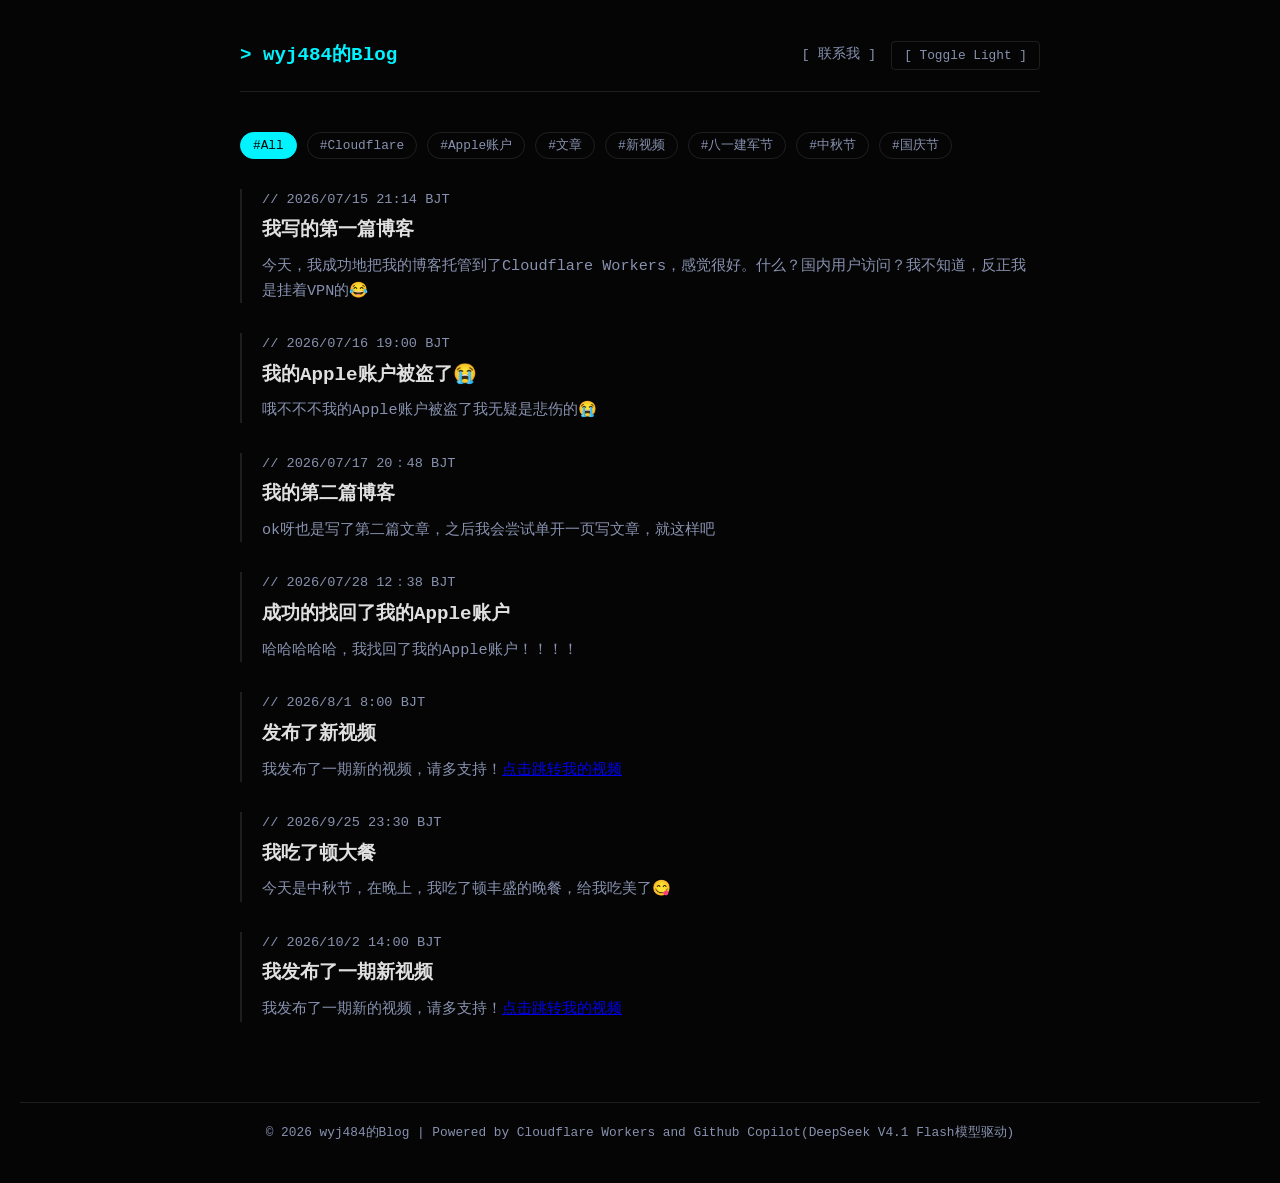
<file: index.html>
<!DOCTYPE html>
<html lang="zh-CN">
<head>
    <meta charset="UTF-8">
    <meta name="viewport" content="width=device-width, initial-scale=1.0">
    <title>wyj484的Blog | Home</title>
    <style>
        /* --- 全局变量与基础样式 --- */
        :root {
            --bg-color: #050505; --card-bg: rgba(20,20,25,0.8); --text-main: #e0e0e0; 
            --text-dim: #8892b0; --accent: #00f3ff; --border: rgba(255,255,255,0.1);
        }
        [data-theme="light"] {
            --bg-color: #f4f4f5; --card-bg: #ffffff; --text-main: #1f2937; 
            --text-dim: #6b7280; --accent: #2563eb; --border: rgba(0,0,0,0.1);
        }
        * { margin: 0; padding: 0; box-sizing: border-box; transition: background-color 0.3s, color 0.3s; }
        body { background: var(--bg-color); color: var(--text-main); font-family: 'Courier New', monospace; line-height: 1.6; padding: 40px 20px; min-height: 100vh; }
        .container { max-width: 800px; margin: 0 auto; }

        /* --- 顶部导航与主题切换 --- */
        header { display: flex; justify-content: space-between; align-items: center; margin-bottom: 40px; border-bottom: 1px solid var(--border); padding-bottom: 20px; }
        .logo { font-size: 1.2rem; font-weight: bold; color: var(--accent); text-decoration: none; }
        .header-right { display: flex; align-items: center; gap: 15px; }
        .nav-link { color: var(--text-dim); text-decoration: none; font-size: 0.85rem; }
        .nav-link:hover { color: var(--accent); }
        .theme-toggle { background: none; border: 1px solid var(--border); color: var(--text-dim); padding: 6px 12px; border-radius: 4px; cursor: pointer; font-family: inherit; font-size: 0.8rem;}
        .theme-toggle:hover { border-color: var(--accent); color: var(--accent); }

        /* --- 标签筛选器 --- */
        .tags-filter { margin-bottom: 30px; display: flex; flex-wrap: wrap; gap: 10px; }
        .tag-btn { background: none; border: 1px solid var(--border); color: var(--text-dim); padding: 4px 12px; border-radius: 20px; cursor: pointer; font-family: inherit; font-size: 0.8rem; transition: 0.3s;}
        .tag-btn.active, .tag-btn:hover { background: var(--accent); color: var(--bg-color); border-color: var(--accent); }

        /* --- 文章卡片 --- */
        .post-item { border-left: 2px solid var(--border); padding-left: 20px; margin-bottom: 30px; transition: 0.3s; }
        .post-item:hover { border-left-color: var(--accent); transform: translateX(5px); }
        .date { color: var(--text-dim); font-size: 0.85rem; display: block; margin-bottom: 5px; }
        .title { font-size: 1.2rem; color: var(--text-main); text-decoration: none; font-weight: bold; display: block; margin-bottom: 8px;}
        .title:hover { color: var(--accent); }
        .summary { color: var(--text-dim); font-size: 0.95rem; }

        /* --- 底部 (Footer) --- */
        footer { text-align: center; margin-top: 80px; padding-top: 20px; border-top: 1px solid var(--border); font-size: 0.8rem; color: var(--text-dim); }
    </style>
</head>
<body>
    <div class="container">
        <header>
            <a href="/" class="logo">> wyj484的Blog</a>
            <div class="header-right">
                <a href="pages/contact.html" class="nav-link">[ 联系我 ]</a>
                <button class="theme-toggle" id="themeBtn">[ Toggle Light ]</button>
            </div>
        </header>

        <!-- 标签过滤区 -->
        <div class="tags-filter" id="tagsFilter">
            <!-- JS 会自动生成标签按钮 -->
        </div>

        <!-- 文章列表 -->
        <main id="post-container">
            <p style="color: var(--text-dim);">> System initializing...</p>
        </main>
    </div>

    <script src="posts.js"></script>
    <script>
        // 1. 主题切换逻辑
        const themeBtn = document.getElementById('themeBtn');
        themeBtn.addEventListener('click', () => {
            const isLight = document.documentElement.getAttribute('data-theme') === 'light';
            document.documentElement.setAttribute('data-theme', isLight ? 'dark' : 'light');
            themeBtn.textContent = isLight ? '[ Toggle Light ]' : '[ Toggle Dark ]';
        });

        // 2. 渲染文章与标签逻辑
        const container = document.getElementById('post-container');
        const tagsFilter = document.getElementById('tagsFilter');
        let currentTag = 'All';

        function render() {
            // 提取所有不重复的标签
            const allTags = ['All', ...new Set(blogPosts.flatMap(p => p.tags || []))];
            
            // 渲染标签按钮
            tagsFilter.innerHTML = allTags.map(tag => 
                `<button class="tag-btn ${tag === currentTag ? 'active' : ''}" data-tag="${tag}">#${tag}</button>`
            ).join('');

            // 绑定标签点击事件
            tagsFilter.querySelectorAll('.tag-btn').forEach(btn => {
                btn.addEventListener('click', () => {
                    currentTag = btn.dataset.tag;
                    render(); // 重新渲染
                });
            });

            // 过滤并渲染文章
            const filtered = currentTag === 'All' ? blogPosts : blogPosts.filter(p => p.tags && p.tags.includes(currentTag));
            
            container.innerHTML = filtered.length > 0 ? filtered.map(post => `
                <article class="post-item">
                    <span class="date">// ${post.date}</span>
                    <a href="${post.link}" class="title">${post.title}</a>
                    <p class="summary">${post.summary}</p>
                </article>
            `).join('') : '<p>> No matching logs found.</p>';
        }

        // 初始化
        if (typeof blogPosts !== 'undefined') render();
    </script>

    <footer>
            <p>&copy; 2026 wyj484的Blog | Powered by Cloudflare Workers and Github Copilot(DeepSeek V4.1 Flash模型驱动)</p>
    </footer>
</body>
</html>
</file>
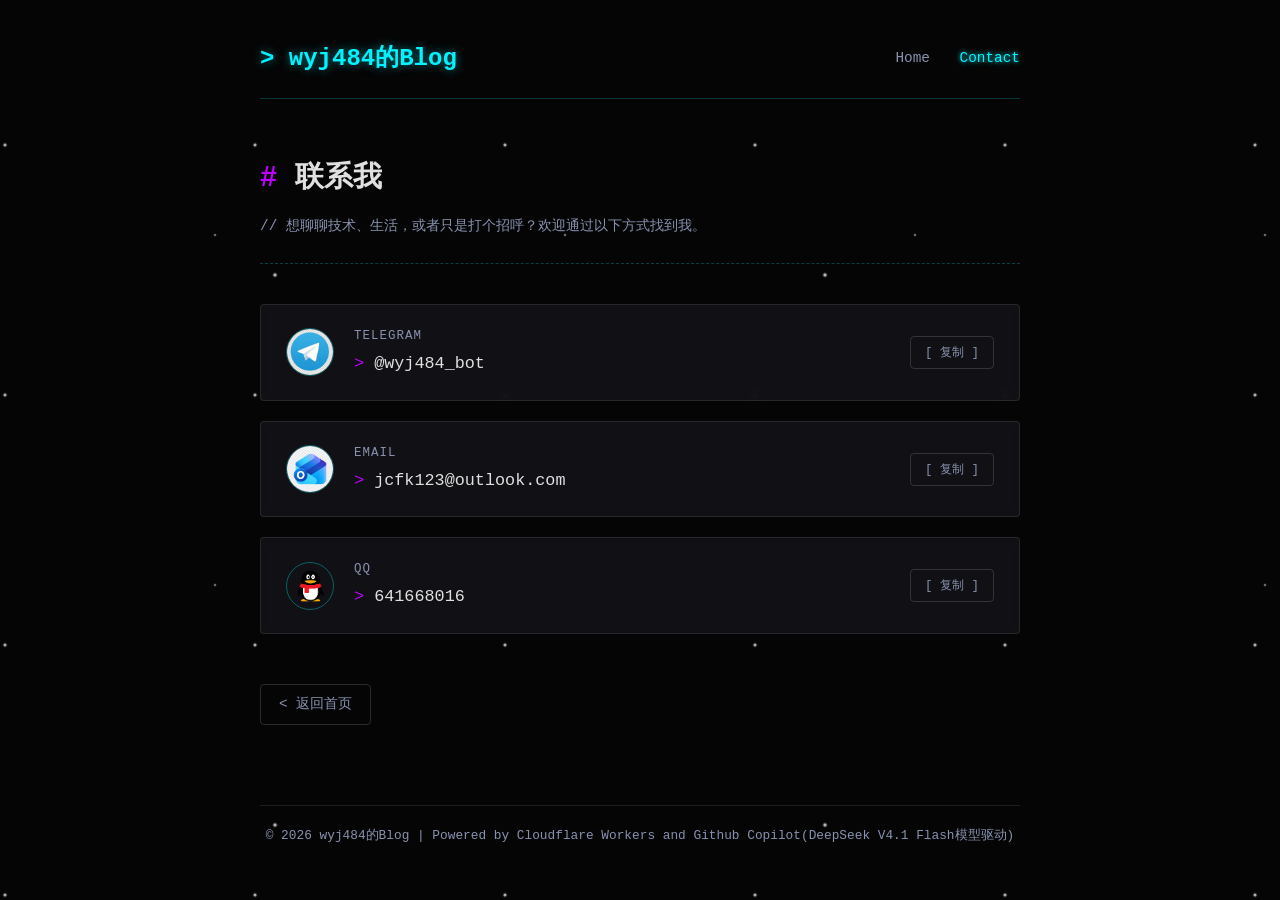
<file: pages/contact.html>
<!DOCTYPE html>
<html lang="zh-CN">
<head>
    <meta charset="UTF-8">
    <meta name="viewport" content="width=device-width, initial-scale=1.0">
    <title>联系我 | wyj484的Blog</title>
    <link rel="stylesheet" href="../style.css">
    <style>
        /* ===== 联系页专属样式（复用 style.css 的变量与主题） ===== */
        .contact-header {
            margin-bottom: 40px;
            padding-bottom: 25px;
            border-bottom: 1px dashed rgba(0, 243, 255, 0.25);
        }

        .contact-header h1 {
            font-size: 1.8rem;
            line-height: 1.4;
            margin-bottom: 15px;
            color: var(--text-main);
        }

        .contact-header h1::before {
            content: "# ";
            color: var(--accent-purple);
        }

        .contact-header p {
            font-size: 0.9rem;
            color: var(--text-dim);
        }

        /* 联系方式卡片 */
        .contact-list {
            display: flex;
            flex-direction: column;
            gap: 20px;
            margin-top: 30px;
        }

        .contact-card {
            display: flex;
            align-items: center;
            gap: 20px;
            background: var(--card-bg);
            border: 1px solid rgba(255, 255, 255, 0.1);
            border-radius: 4px;
            padding: 22px 25px;
            backdrop-filter: blur(5px);
            transition: transform 0.2s, border-color 0.2s, box-shadow 0.2s;
        }

        .contact-card:hover {
            transform: translateY(-3px);
            border-color: var(--accent-cyan);
            box-shadow: 0 5px 20px rgba(0, 243, 255, 0.12);
        }

        .contact-icon {
            flex-shrink: 0;
            width: 48px;
            height: 48px;
            display: flex;
            align-items: center;
            justify-content: center;
            font-size: 1.4rem;
            border-radius: 50%;
            border: 1px solid rgba(0, 243, 255, 0.35);
            color: var(--accent-cyan);
            text-shadow: 0 0 10px rgba(0, 243, 255, 0.5);
            overflow: hidden;
        }

        .contact-icon img {
            width: 100%;
            height: 100%;
            object-fit: cover;
            display: block;
        }

        .contact-info {
            flex: 1;
            min-width: 0;
        }

        .contact-info .label {
            display: block;
            font-size: 0.78rem;
            color: var(--text-dim);
            letter-spacing: 1px;
            margin-bottom: 4px;
        }

        .contact-info .value {
            font-size: 1.05rem;
            color: var(--text-main);
            word-break: break-all;
        }

        .contact-info .value:hover {
            color: var(--accent-cyan);
        }

        .contact-info .value::before {
            content: "> ";
            color: var(--accent-purple);
        }

        /* 复制按钮 */
        .copy-btn {
            flex-shrink: 0;
            background: none;
            border: 1px solid rgba(255, 255, 255, 0.15);
            color: var(--text-dim);
            font-family: inherit;
            font-size: 0.78rem;
            padding: 7px 14px;
            border-radius: 4px;
            cursor: pointer;
            transition: 0.3s;
        }

        .copy-btn:hover {
            color: var(--accent-cyan);
            border-color: var(--accent-cyan);
            box-shadow: 0 0 12px rgba(0, 243, 255, 0.2);
        }

        .copy-btn.copied {
            color: var(--accent-cyan);
            border-color: var(--accent-cyan);
        }

        /* 返回链接 */
        .back-link {
            display: inline-block;
            margin-top: 50px;
            font-size: 0.9rem;
            color: var(--text-dim);
            border: 1px solid rgba(255, 255, 255, 0.15);
            padding: 8px 18px;
            border-radius: 4px;
        }

        .back-link:hover {
            color: var(--accent-cyan);
            border-color: var(--accent-cyan);
            box-shadow: 0 0 12px rgba(0, 243, 255, 0.2);
        }

        @media (max-width: 600px) {
            .contact-header h1 { font-size: 1.4rem; }
            .contact-card { flex-wrap: wrap; }
            .copy-btn { width: 100%; }
        }
    </style>
</head>
<body>
    <div class="container">
        <header>
            <a href="../index.html" class="logo">> wyj484的Blog</a>
            <nav>
                <a href="../index.html">Home</a>
                <a href="contact.html" class="active">Contact</a>
            </nav>
        </header>

        <main>
            <div class="contact-header">
                <h1>联系我</h1>
                <p>// 想聊聊技术、生活，或者只是打个招呼？欢迎通过以下方式找到我。</p>
            </div>

            <div class="contact-list">
                <div class="contact-card">
                    <div class="contact-icon"><img src="../image/Telegram.png" alt="Telegram"></div>
                    <div class="contact-info">
                        <span class="label">TELEGRAM</span>
                        <a class="value" href="https://t.me/wyj484_bot" target="_blank" rel="noopener">@wyj484_bot</a>
                    </div>
                    <button class="copy-btn" data-copy="@wyj484_bot">[ 复制 ]</button>
                </div>

                <div class="contact-card">
                    <div class="contact-icon"><img src="../image/Outlook.png" alt="Outlook"></div>
                    <div class="contact-info">
                        <span class="label">EMAIL</span>
                        <a class="value" href="mailto:jcfk123@outlook.com">jcfk123@outlook.com</a>
                    </div>
                    <button class="copy-btn" data-copy="jcfk123@outlook.com">[ 复制 ]</button>
                </div>

                <div class="contact-card">
                    <div class="contact-icon"><img src="../image/Tencent_QQ-Logo.png" alt="QQ"></div>
                    <div class="contact-info">
                        <span class="label">QQ</span>
                        <a class="value" href="https://wpa.qq.com/msgrd?v=3&uin=641668016&site=qq&menu=yes" target="_blank" rel="noopener">641668016</a>
                    </div>
                    <button class="copy-btn" data-copy="641668016">[ 复制 ]</button>
                </div>
            </div>

            <a href="../index.html" class="back-link">&lt; 返回首页</a>
        </main>

        <footer>
            <p>&copy; 2026 wyj484的Blog | Powered by Cloudflare Workers and Github Copilot(DeepSeek V4.1 Flash模型驱动)</p>
        </footer>
    </div>

    <script>
        // 复制到剪贴板
        document.querySelectorAll('.copy-btn').forEach(btn => {
            btn.addEventListener('click', async () => {
                const text = btn.dataset.copy;
                try {
                    await navigator.clipboard.writeText(text);
                } catch (e) {
                    // 兼容旧浏览器
                    const ta = document.createElement('textarea');
                    ta.value = text;
                    document.body.appendChild(ta);
                    ta.select();
                    document.execCommand('copy');
                    document.body.removeChild(ta);
                }
                const original = btn.textContent;
                btn.textContent = '[ 已复制 ]';
                btn.classList.add('copied');
                setTimeout(() => {
                    btn.textContent = original;
                    btn.classList.remove('copied');
                }, 1500);
            });
        });
    </script>
</body>
</html>
</file>
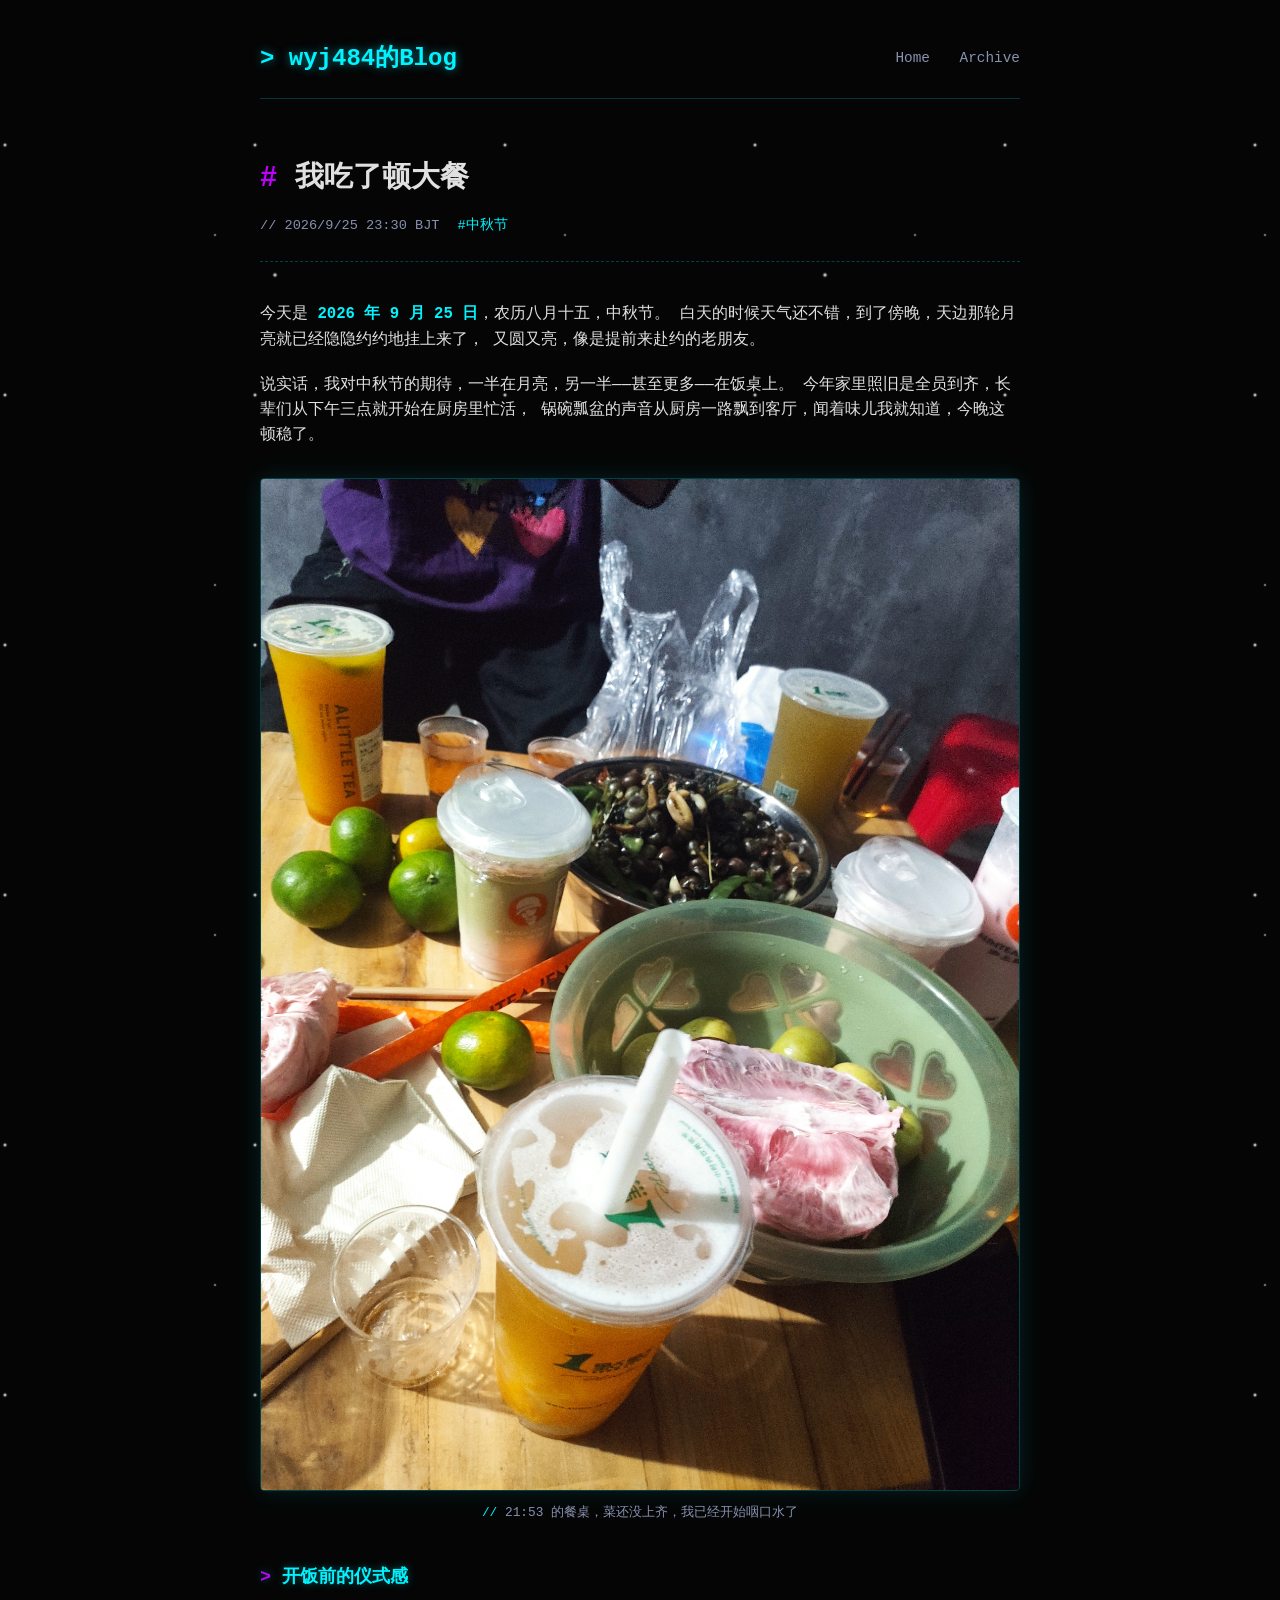
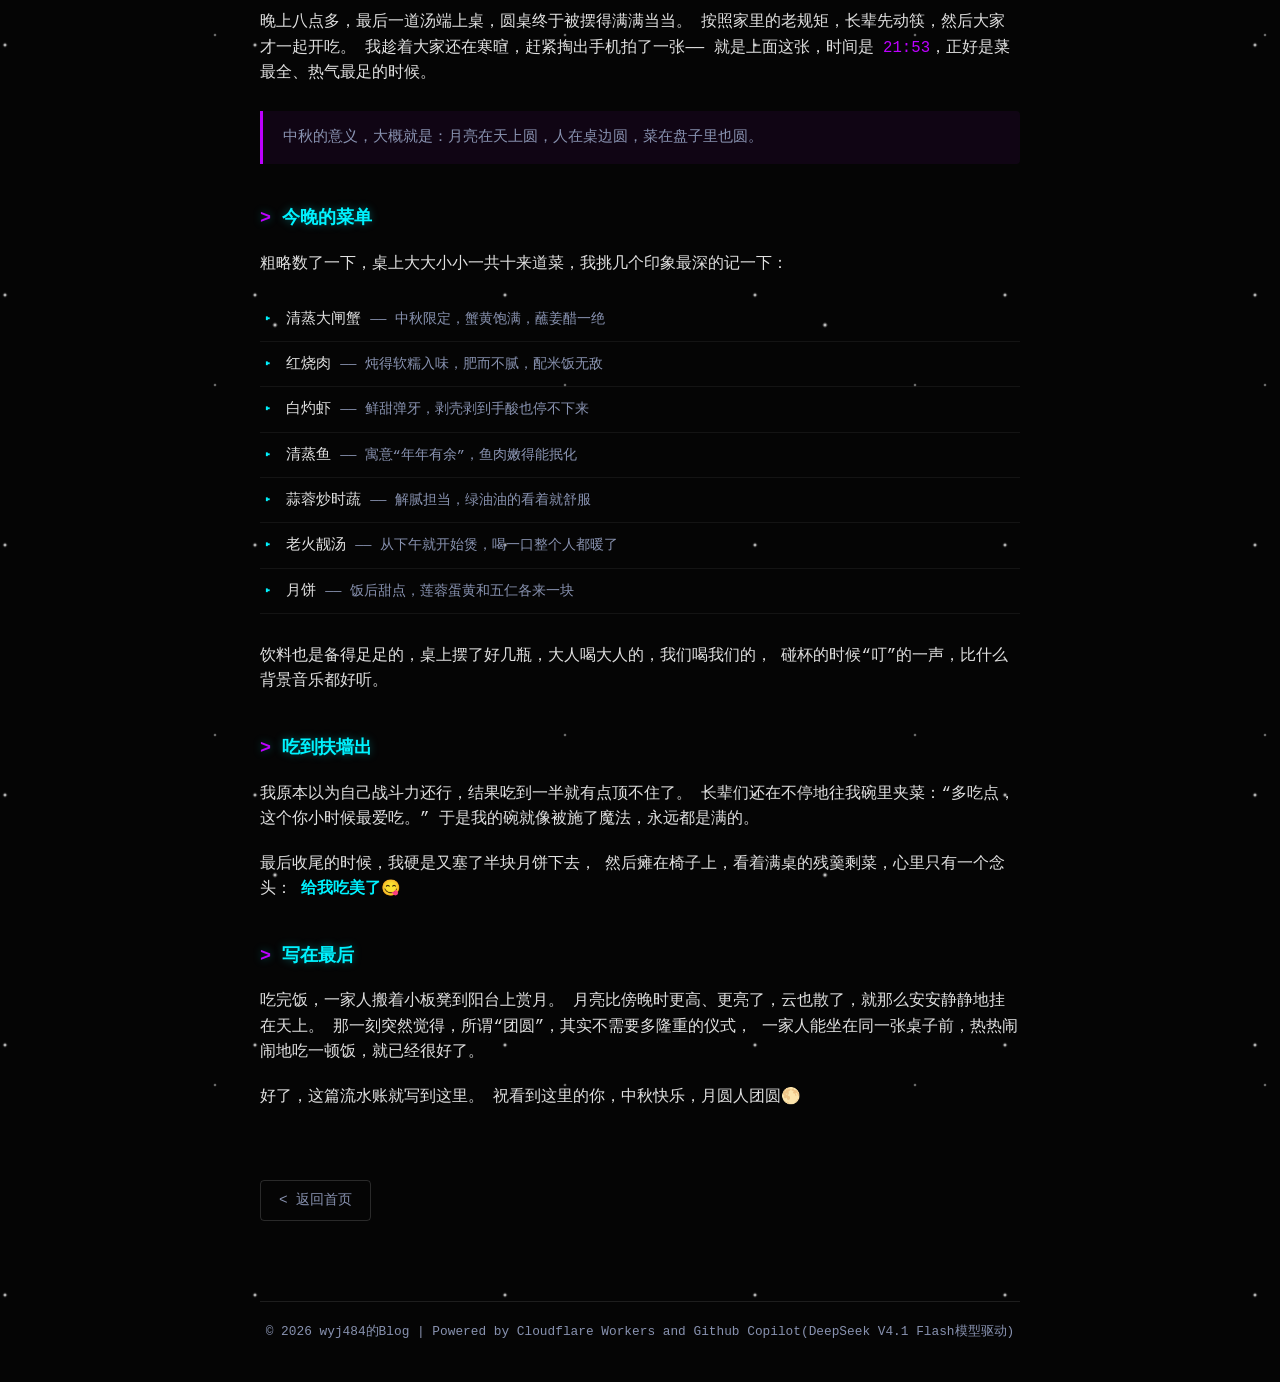
<file: pages/mid-autumn-dinner.html>
<!DOCTYPE html>
<html lang="zh-CN">
<head>
    <meta charset="UTF-8">
    <meta name="viewport" content="width=device-width, initial-scale=1.0">
    <title>我吃了顿大餐 | wyj484的Blog</title>
    <link rel="stylesheet" href="../style.css">
    <style>
        /* ===== 文章页专属样式（复用 style.css 的变量与主题） ===== */
        .article-header {
            margin-bottom: 40px;
            padding-bottom: 25px;
            border-bottom: 1px dashed rgba(0, 243, 255, 0.25);
        }

        .article-header h1 {
            font-size: 1.8rem;
            line-height: 1.4;
            margin-bottom: 15px;
            color: var(--text-main);
        }

        .article-header h1::before {
            content: "# ";
            color: var(--accent-purple);
        }

        .article-meta {
            font-size: 0.85rem;
            color: var(--text-dim);
            display: flex;
            flex-wrap: wrap;
            gap: 8px 18px;
        }

        .article-meta .tag {
            color: var(--accent-cyan);
        }

        /* 正文排版 */
        .article-body p {
            margin-bottom: 20px;
            font-size: 0.98rem;
            color: var(--text-main);
        }

        .article-body h2 {
            font-size: 1.15rem;
            margin: 40px 0 18px;
            color: var(--accent-cyan);
            text-shadow: 0 0 8px rgba(0, 243, 255, 0.35);
        }

        .article-body h2::before {
            content: "> ";
            color: var(--accent-purple);
        }

        .article-body strong {
            color: var(--accent-cyan);
            font-weight: bold;
        }

        .article-body em {
            color: var(--accent-purple);
            font-style: normal;
        }

        /* 引用块 */
        .article-body blockquote {
            border-left: 3px solid var(--accent-purple);
            background: rgba(189, 0, 255, 0.06);
            padding: 15px 20px;
            margin: 25px 0;
            color: var(--text-dim);
            font-size: 0.92rem;
            border-radius: 0 4px 4px 0;
        }

        /* 图片 */
        figure {
            margin: 30px 0;
        }

        figure img {
            width: 100%;
            display: block;
            border-radius: 4px;
            border: 1px solid rgba(0, 243, 255, 0.25);
            box-shadow: 0 0 25px rgba(0, 243, 255, 0.12);
        }

        figcaption {
            margin-top: 12px;
            font-size: 0.8rem;
            color: var(--text-dim);
            text-align: center;
        }

        figcaption::before {
            content: "// ";
            color: var(--accent-cyan);
        }

        /* 菜单列表 */
        .menu-list {
            list-style: none;
            margin: 20px 0 30px;
        }

        .menu-list li {
            padding: 10px 0 10px 26px;
            border-bottom: 1px solid rgba(255, 255, 255, 0.06);
            position: relative;
            font-size: 0.95rem;
        }

        .menu-list li::before {
            content: "▸";
            position: absolute;
            left: 4px;
            color: var(--accent-cyan);
        }

        .menu-list li span {
            color: var(--text-dim);
            font-size: 0.85rem;
        }

        /* 返回链接 */
        .back-link {
            display: inline-block;
            margin-top: 50px;
            font-size: 0.9rem;
            color: var(--text-dim);
            border: 1px solid rgba(255, 255, 255, 0.15);
            padding: 8px 18px;
            border-radius: 4px;
        }

        .back-link:hover {
            color: var(--accent-cyan);
            border-color: var(--accent-cyan);
            box-shadow: 0 0 12px rgba(0, 243, 255, 0.2);
        }

        @media (max-width: 600px) {
            .article-header h1 { font-size: 1.4rem; }
        }
    </style>
</head>
<body>
    <div class="container">
        <header>
            <a href="../index.html" class="logo">> wyj484的Blog</a>
            <nav>
                <a href="../index.html">Home</a>
                <a href="../index.html">Archive</a>
            </nav>
        </header>

        <main>
            <article>
                <div class="article-header">
                    <h1>我吃了顿大餐</h1>
                    <div class="article-meta">
                        <span>// 2026/9/25 23:30 BJT</span>
                        <span class="tag">#中秋节</span>
                    </div>
                </div>

                <div class="article-body">
                    <p>
                        今天是 <strong>2026 年 9 月 25 日</strong>，农历八月十五，中秋节。
                        白天的时候天气还不错，到了傍晚，天边那轮月亮就已经隐隐约约地挂上来了，
                        又圆又亮，像是提前来赴约的老朋友。
                    </p>

                    <p>
                        说实话，我对中秋节的期待，一半在月亮，另一半——甚至更多——在饭桌上。
                        今年家里照旧是全员到齐，长辈们从下午三点就开始在厨房里忙活，
                        锅碗瓢盆的声音从厨房一路飘到客厅，闻着味儿我就知道，今晚这顿稳了。
                    </p>

                    <figure>
                        <img src="../image/MVIMG_20260925_215300.jpg" alt="2026年中秋节家宴的餐桌，摆满了丰盛的菜肴与饮料">
                        <figcaption>21:53 的餐桌，菜还没上齐，我已经开始咽口水了</figcaption>
                    </figure>

                    <h2>开饭前的仪式感</h2>

                    <p>
                        晚上八点多，最后一道汤端上桌，圆桌终于被摆得满满当当。
                        按照家里的老规矩，长辈先动筷，然后大家才一起开吃。
                        我趁着大家还在寒暄，赶紧掏出手机拍了一张——
                        就是上面这张，时间是 <em>21:53</em>，正好是菜最全、热气最足的时候。
                    </p>

                    <blockquote>
                        中秋的意义，大概就是：月亮在天上圆，人在桌边圆，菜在盘子里也圆。
                    </blockquote>

                    <h2>今晚的菜单</h2>

                    <p>粗略数了一下，桌上大大小小一共十来道菜，我挑几个印象最深的记一下：</p>

                    <ul class="menu-list">
                        <li>清蒸大闸蟹 <span>—— 中秋限定，蟹黄饱满，蘸姜醋一绝</span></li>
                        <li>红烧肉 <span>—— 炖得软糯入味，肥而不腻，配米饭无敌</span></li>
                        <li>白灼虾 <span>—— 鲜甜弹牙，剥壳剥到手酸也停不下来</span></li>
                        <li>清蒸鱼 <span>—— 寓意“年年有余”，鱼肉嫩得能抿化</span></li>
                        <li>蒜蓉炒时蔬 <span>—— 解腻担当，绿油油的看着就舒服</span></li>
                        <li>老火靓汤 <span>—— 从下午就开始煲，喝一口整个人都暖了</span></li>
                        <li>月饼 <span>—— 饭后甜点，莲蓉蛋黄和五仁各来一块</span></li>
                    </ul>

                    <p>
                        饮料也是备得足足的，桌上摆了好几瓶，大人喝大人的，我们喝我们的，
                        碰杯的时候“叮”的一声，比什么背景音乐都好听。
                    </p>

                    <h2>吃到扶墙出</h2>

                    <p>
                        我原本以为自己战斗力还行，结果吃到一半就有点顶不住了。
                        长辈们还在不停地往我碗里夹菜：“多吃点，这个你小时候最爱吃。”
                        于是我的碗就像被施了魔法，永远都是满的。
                    </p>

                    <p>
                        最后收尾的时候，我硬是又塞了半块月饼下去，
                        然后瘫在椅子上，看着满桌的残羹剩菜，心里只有一个念头：
                        <strong>给我吃美了😋</strong>
                    </p>

                    <h2>写在最后</h2>

                    <p>
                        吃完饭，一家人搬着小板凳到阳台上赏月。
                        月亮比傍晚时更高、更亮了，云也散了，就那么安安静静地挂在天上。
                        那一刻突然觉得，所谓“团圆”，其实不需要多隆重的仪式，
                        一家人能坐在同一张桌子前，热热闹闹地吃一顿饭，就已经很好了。
                    </p>

                    <p>
                        好了，这篇流水账就写到这里。
                        祝看到这里的你，中秋快乐，月圆人团圆🌕
                    </p>
                </div>

                <a href="../index.html" class="back-link">&lt; 返回首页</a>
            </article>
        </main>

        <footer>
            <p>&copy; 2026 wyj484的Blog | Powered by Cloudflare Workers and Github Copilot(DeepSeek V4.1 Flash模型驱动)</p>
        </footer>
    </div>
</body>
</html>
</file>
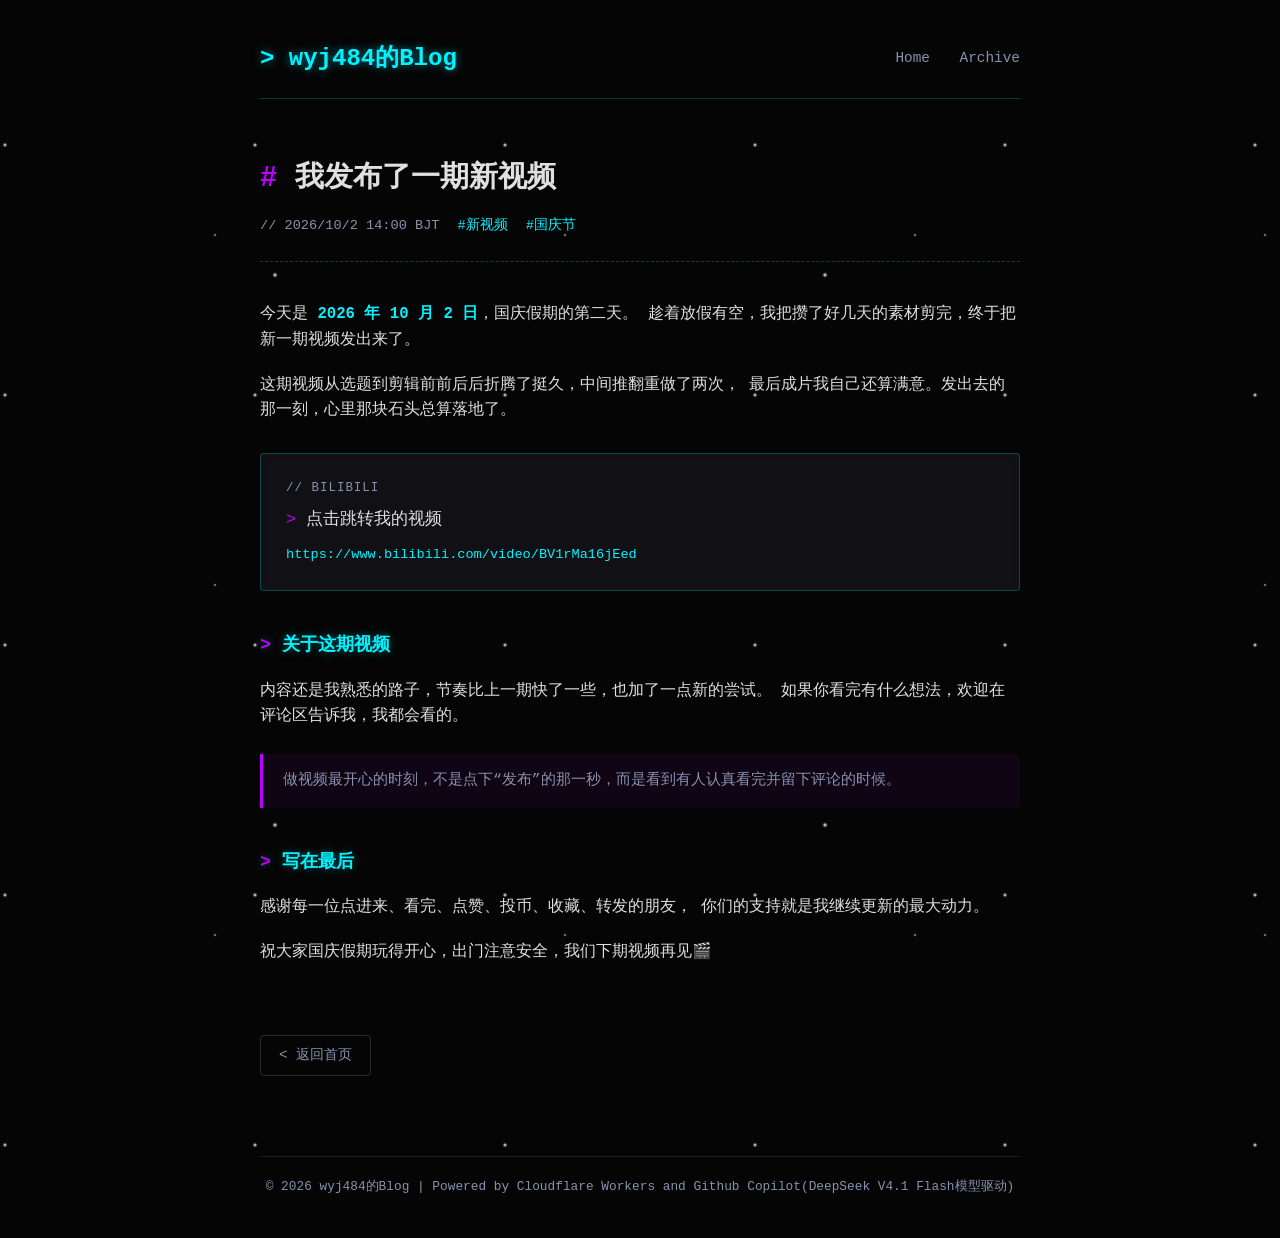
<file: pages/national-day-video.html>
<!DOCTYPE html>
<html lang="zh-CN">
<head>
    <meta charset="UTF-8">
    <meta name="viewport" content="width=device-width, initial-scale=1.0">
    <title>我发布了一期新视频 | wyj484的Blog</title>
    <link rel="stylesheet" href="../style.css">
    <style>
        /* ===== 文章页专属样式（复用 style.css 的变量与主题） ===== */
        .article-header {
            margin-bottom: 40px;
            padding-bottom: 25px;
            border-bottom: 1px dashed rgba(0, 243, 255, 0.25);
        }

        .article-header h1 {
            font-size: 1.8rem;
            line-height: 1.4;
            margin-bottom: 15px;
            color: var(--text-main);
        }

        .article-header h1::before {
            content: "# ";
            color: var(--accent-purple);
        }

        .article-meta {
            font-size: 0.85rem;
            color: var(--text-dim);
            display: flex;
            flex-wrap: wrap;
            gap: 8px 18px;
        }

        .article-meta .tag {
            color: var(--accent-cyan);
        }

        /* 正文排版 */
        .article-body p {
            margin-bottom: 20px;
            font-size: 0.98rem;
            color: var(--text-main);
        }

        .article-body h2 {
            font-size: 1.15rem;
            margin: 40px 0 18px;
            color: var(--accent-cyan);
            text-shadow: 0 0 8px rgba(0, 243, 255, 0.35);
        }

        .article-body h2::before {
            content: "> ";
            color: var(--accent-purple);
        }

        .article-body strong {
            color: var(--accent-cyan);
            font-weight: bold;
        }

        .article-body em {
            color: var(--accent-purple);
            font-style: normal;
        }

        /* 引用块 */
        .article-body blockquote {
            border-left: 3px solid var(--accent-purple);
            background: rgba(189, 0, 255, 0.06);
            padding: 15px 20px;
            margin: 25px 0;
            color: var(--text-dim);
            font-size: 0.92rem;
            border-radius: 0 4px 4px 0;
        }

        /* 视频卡片 */
        .video-card {
            display: block;
            background: var(--card-bg);
            border: 1px solid rgba(0, 243, 255, 0.25);
            border-radius: 4px;
            padding: 25px;
            margin: 30px 0;
            backdrop-filter: blur(5px);
            transition: transform 0.2s, border-color 0.2s, box-shadow 0.2s;
        }

        .video-card:hover {
            transform: translateY(-3px);
            border-color: var(--accent-cyan);
            box-shadow: 0 5px 25px rgba(0, 243, 255, 0.15);
        }

        .video-card .video-label {
            display: block;
            font-size: 0.78rem;
            color: var(--text-dim);
            letter-spacing: 1px;
            margin-bottom: 8px;
        }

        .video-card .video-title {
            display: block;
            font-size: 1.05rem;
            color: var(--text-main);
            margin-bottom: 10px;
        }

        .video-card .video-title::before {
            content: "> ";
            color: var(--accent-purple);
        }

        .video-card .video-url {
            display: block;
            font-size: 0.85rem;
            color: var(--accent-cyan);
            word-break: break-all;
        }

        /* 返回链接 */
        .back-link {
            display: inline-block;
            margin-top: 50px;
            font-size: 0.9rem;
            color: var(--text-dim);
            border: 1px solid rgba(255, 255, 255, 0.15);
            padding: 8px 18px;
            border-radius: 4px;
        }

        .back-link:hover {
            color: var(--accent-cyan);
            border-color: var(--accent-cyan);
            box-shadow: 0 0 12px rgba(0, 243, 255, 0.2);
        }

        @media (max-width: 600px) {
            .article-header h1 { font-size: 1.4rem; }
        }
    </style>
</head>
<body>
    <div class="container">
        <header>
            <a href="../index.html" class="logo">> wyj484的Blog</a>
            <nav>
                <a href="../index.html">Home</a>
                <a href="../index.html">Archive</a>
            </nav>
        </header>

        <main>
            <article>
                <div class="article-header">
                    <h1>我发布了一期新视频</h1>
                    <div class="article-meta">
                        <span>// 2026/10/2 14:00 BJT</span>
                        <span class="tag">#新视频</span>
                        <span class="tag">#国庆节</span>
                    </div>
                </div>

                <div class="article-body">
                    <p>
                        今天是 <strong>2026 年 10 月 2 日</strong>，国庆假期的第二天。
                        趁着放假有空，我把攒了好几天的素材剪完，终于把新一期视频发出来了。
                    </p>

                    <p>
                        这期视频从选题到剪辑前前后后折腾了挺久，中间推翻重做了两次，
                        最后成片我自己还算满意。发出去的那一刻，心里那块石头总算落地了。
                    </p>

                    <a class="video-card" href="https://www.bilibili.com/video/BV1rMa16jEed" target="_blank" rel="noopener">
                        <span class="video-label">// BILIBILI</span>
                        <span class="video-title">点击跳转我的视频</span>
                        <span class="video-url">https://www.bilibili.com/video/BV1rMa16jEed</span>
                    </a>

                    <h2>关于这期视频</h2>

                    <p>
                        内容还是我熟悉的路子，节奏比上一期快了一些，也加了一点新的尝试。
                        如果你看完有什么想法，欢迎在评论区告诉我，我都会看的。
                    </p>

                    <blockquote>
                        做视频最开心的时刻，不是点下“发布”的那一秒，而是看到有人认真看完并留下评论的时候。
                    </blockquote>

                    <h2>写在最后</h2>

                    <p>
                        感谢每一位点进来、看完、点赞、投币、收藏、转发的朋友，
                        你们的支持就是我继续更新的最大动力。
                    </p>

                    <p>
                        祝大家国庆假期玩得开心，出门注意安全，我们下期视频再见🎬
                    </p>
                </div>

                <a href="../index.html" class="back-link">&lt; 返回首页</a>
            </article>
        </main>

        <footer>
            <p>&copy; 2026 wyj484的Blog | Powered by Cloudflare Workers and Github Copilot(DeepSeek V4.1 Flash模型驱动)</p>
        </footer>
    </div>
</body>
</html>
</file>
<file: style.css>
/* =========================================
   CAL737_BLOG - CORE STYLESHEET
   Theme: Cyberpunk / Terminal Dark
   ========================================= */

/* 1. 全局变量定义 (方便以后改颜色) */
:root {
    --bg-color: #050505;       /* 极深黑背景 */
    --card-bg: rgba(20, 20, 25, 0.8); /* 半透明卡片 */
    --text-main: #e0e0e0;      /* 主要文字 */
    --text-dim: #8892b0;       /* 次要文字 */
    --accent-cyan: #00f3ff;    /* 赛博青 */
    --accent-purple: #bd00ff;  /* 霓虹紫 */
    --font-mono: 'Courier New', Courier, monospace; /* 等宽字体 */
}

/* 2. 基础重置与排版 */
* {
    margin: 0;
    padding: 0;
    box-sizing: border-box;
}

body {
    background-color: var(--bg-color);
    color: var(--text-main);
    font-family: var(--font-mono);
    line-height: 1.6;
    min-height: 100vh;
    overflow-x: hidden; /* 防止横向滚动条 */
    
    /* 纯CSS生成的星空背景，不需要图片 */
    background-image: 
        radial-gradient(white, rgba(255,255,255,.2) 2px, transparent 3px),
        radial-gradient(white, rgba(255,255,255,.15) 1px, transparent 2px),
        radial-gradient(white, rgba(255,255,255,.1) 2px, transparent 3px);
    background-size: 550px 550px, 350px 350px, 250px 250px;
    background-position: 0 0, 40px 60px, 130px 270px;
}

a {
    text-decoration: none;
    color: inherit;
    transition: all 0.3s ease;
}

/* 3. 布局容器 */
.container {
    max-width: 800px;
    margin: 0 auto;
    padding: 40px 20px;
    position: relative;
    z-index: 1;
}

/* 4. 导航栏 (Header) */
header {
    display: flex;
    justify-content: space-between;
    align-items: center;
    margin-bottom: 60px;
    padding-bottom: 20px;
    border-bottom: 1px solid rgba(0, 243, 255, 0.2);
}

.logo {
    font-size: 1.5rem;
    font-weight: bold;
    color: var(--accent-cyan);
    text-shadow: 0 0 10px rgba(0, 243, 255, 0.5);
}

nav a {
    margin-left: 20px;
    font-size: 0.9rem;
    color: var(--text-dim);
}

nav a:hover, nav a.active {
    color: var(--accent-cyan);
    text-shadow: 0 0 5px var(--accent-cyan);
}

/* 5. 通用卡片样式 (用于文章列表、归档等) */
.card {
    background: var(--card-bg);
    border: 1px solid rgba(255, 255, 255, 0.1);
    padding: 25px;
    margin-bottom: 25px;
    border-radius: 4px;
    backdrop-filter: blur(5px); /* 毛玻璃效果 */
    transition: transform 0.2s, border-color 0.2s;
}

.card:hover {
    transform: translateY(-3px);
    border-color: var(--accent-cyan);
    box-shadow: 0 5px 15px rgba(0, 243, 255, 0.1);
}

.card h2 {
    font-size: 1.2rem;
    margin-bottom: 10px;
}

.card h2 a:hover {
    color: var(--accent-cyan);
}

.meta {
    font-size: 0.8rem;
    color: var(--text-dim);
    margin-bottom: 15px;
    display: block;
}

/* 6. 终端风格特效 (用于 About 页或标题) */
.terminal-text {
    color: var(--accent-cyan);
}

.cursor {
    display: inline-block;
    width: 8px;
    height: 15px;
    background-color: var(--accent-cyan);
    animation: blink 1s infinite;
    vertical-align: middle;
}

@keyframes blink {
    0%, 100% { opacity: 1; }
    50% { opacity: 0; }
}

/* 7. 底部 (Footer) */
footer {
    text-align: center;
    margin-top: 80px;
    padding-top: 20px;
    border-top: 1px solid rgba(255, 255, 255, 0.1);
    font-size: 0.8rem;
    color: var(--text-dim);
}

/* 8. 移动端适配 */
@media (max-width: 600px) {
    header {
        flex-direction: column;
        gap: 20px;
    }
    nav {
        display: flex;
        flex-wrap: wrap;
        justify-content: center;
        gap: 15px;
    }
    nav a { margin: 0; }
}
</file>
